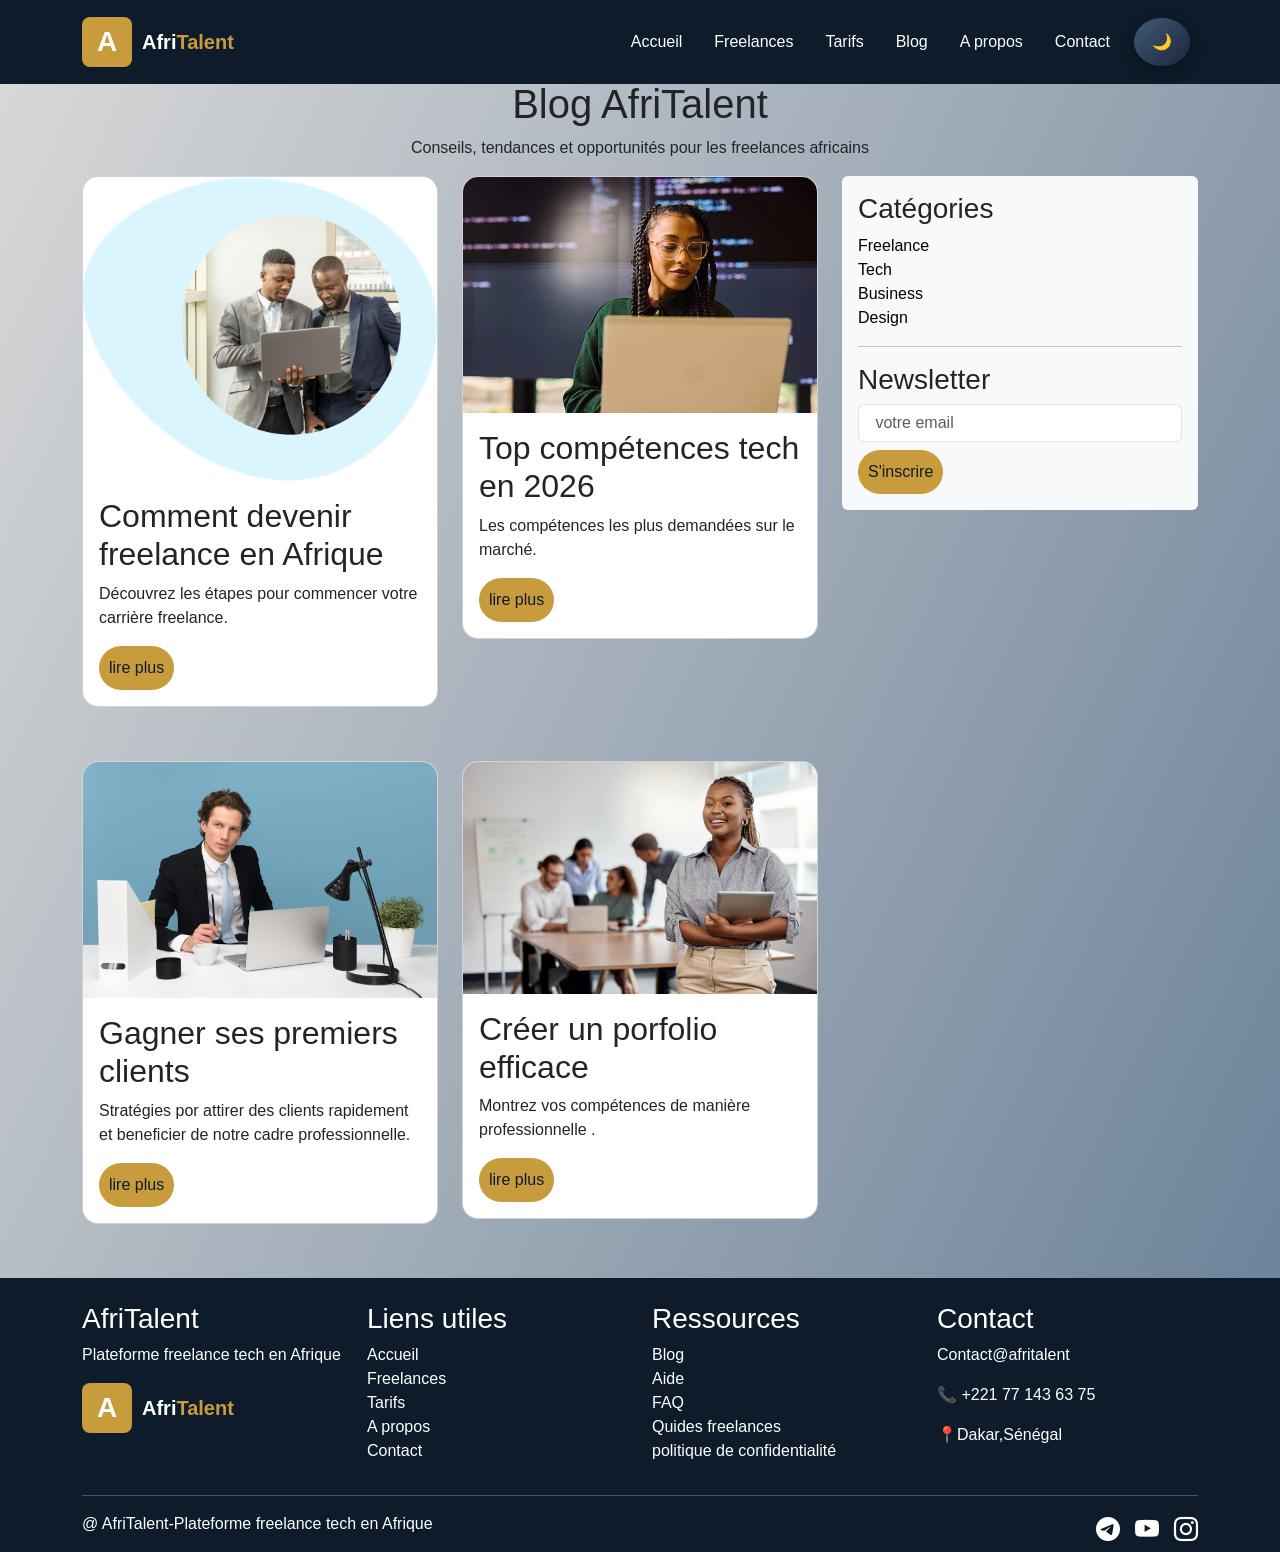
<file: blog.html>
<!DOCTYPE html>
<html lang="fr">

<head>
    <meta charset="UTF-8">
    <meta name="viewport" content="width=device-width, initial-scale=1.0">
    <title>AfriTalent — Accueil</title>
    <!-- Bootstrap 5 via CDN : feuille de style -->
    <link href="https://cdn.jsdelivr.net/npm/bootstrap@5.3.0/dist/css/bootstrap.min.css" rel="stylesheet">
    <!--google fonts-->
    <link href="https://fonts.googleapis.com/css2?family=Poppins:wght@300;500;700&display=swap" rel="stylesheet">
    <!--icons bootstrap-->
    <link href="https://cdn.jsdelivr.net/npm/bootstrap-icons@1.11.3/font/bootstrap-icons.css" rel="stylesheet">
    <!-- Votre feuille de style personnelle -->
    <link rel="stylesheet" href="css/blog.css">
    <!--CSS commun-->
    <link rel="stylesheet" href="css/style.css">
</head>

<body>
    <!-- Le contenu de la page sera ajoute ici -->
    <header>
        <nav class="navbar navbar-expand-lg navbar-dark fixed-top " id="navbar">
            <div class="container">
                <!--logo-->
                <a class="navbar-brand" href="index.html">
                    <div class="logo">
                        <div class="logo-rect">
                            <span class="logo-a">A</span>
                        </div>
                        <span class="logo-text">Afri<span class="logo-texte">Talent</span></span>
                    </div>
                </a>
                <button class="navbar-toggler" type="button" data-bs-toggle="collapse" data-bs-target="#navMenu"
                    aria-controls="navMenu" aria-expanded="false" aria-label="Toggle navigation">
                    <span class="navbar-toggler-icon"></span>
                </button>
                <!--les liens du nav-->
                <div class="collapse navbar-collapse" id="navMenu">
                    <ul class="navbar-nav ms-auto">
                        <li class="nav-item m-2"> <a class="nav-link" href="index.html">Accueil</a></li>
                        <li class="nav-item m-2"> <a class="nav-link" href="freelances.html">Freelances</a></li>
                        <li class="nav-item m-2"> <a class="nav-link" href="tarifs.html">Tarifs</a></li>
                        <li class="nav-item m-2"> <a class="nav-link" href="blog.html">Blog</a></li>
                        <li class="nav-item m-2"><a class="nav-link" href="about.html">A propos</a></li>
                        <li class="nav-item m-2"><a class="nav-link" href="contact.html">Contact</a></li>
                    </ul>
                </div>
                <!--bouton retour en haut-->
                <button id="themeToggle" class="m-2">🌙</button>
                <a href="freelances.html" class="btn btn-outline-light m-2">Rejoindre AfriTalent</a>
            </div>
        </nav>
    </header>
    <!-- hero blog-->
    <section class="hero text-center" id="fade">
        <div class="container">
            <h1>Blog AfriTalent</h1>
            <p>Conseils, tendances et opportunités pour les freelances africains</p>
        </div>
    </section>
    <!--blog content-->
    <section class="section ">
        <div class="container">
            <div class="row">
                <!--Articles-->
                <div class="col-lg-8">
                    <div class="row">
                        <!--Articles 1-->
                        <div class="col-md-6 mb-4">
                            <div class="card">
                                <img src="images/tve.jpeg.png" class="card-img-top" alt="tve">
                                <div class="card-body">
                                    <h2 class="card-title">Comment devenir freelance en Afrique</h2>
                                    <p class="card-text">Découvrez les étapes pour commencer votre carrière freelance.
                                    </p>
                                    <a href="index.html" class="btn"> lire plus</a>
                                </div>
                            </div>
                        </div>
                        <!--Articles 2-->
                        <div class="col-md-6 mb-4">
                            <div class="card">
                                <img src="images/µ.jpg" class="card-img-top" alt="UI">
                                <div class="card-body">
                                    <h2 class="card-title">Top compétences tech en 2026</h2>
                                    <p class="card-text">Les compétences les plus demandées sur le marché.</p>
                                    <a href="index.html" class="btn"> lire plus</a>
                                </div>
                            </div>
                        </div>
                        <!--Articles 3-->
                        <div class="col-md-6 mb-4">
                            <div class="card">
                                <img src="images/temoin3.jpg" class="card-img-top" alt="client">
                                <div class="card-body">
                                    <h2 class="card-title">Gagner ses premiers clients</h2>
                                    <p class="card-text">Stratégies por attirer des clients rapidement et beneficier de
                                        notre cadre professionnelle.</p>
                                    <a href="freelances.html" class="btn"> lire plus</a>
                                </div>
                            </div>
                        </div>
                        <!--Articles 4-->
                        <div class="col-md-6 mb-4">
                            <div class="card">
                                <img src="images/temoin7.jpg" class="card-img-top" alt="porfolio">
                                <div class="card-body">
                                    <h2 class="card-title">Créer un porfolio efficace</h2>
                                    <p class="card-text">Montrez vos compétences de manière professionnelle .</p>
                                    <a href="index.html" class="btn"> lire plus</a>
                                </div>
                            </div>
                        </div>
                    </div>
                </div>
                <!--SIDEBAR-->
                <div class="col-lg-4">
                    <div class="p-3 bg-light rounded" id="klk">
                        <h3>Catégories</h3>
                        <ul class="list-unstyled" id="blog">
                            <li><a href="freelances.html">Freelance</a></li>
                            <li><a href="blog.html">Tech</a></li>
                            <li><a href="tarifs.html">Business</a></li>
                            <li><a href="about.html">Design</a></li>
                        </ul>
                        <hr>
                        <h3>Newsletter</h3>
                        <input type="email" class="form-control mb-2" placeholder=" votre email">
                        <button class="btn btn-primary">S'inscrire</button>
                    </div>
                </div>
            </div>
        </div>
    </section>
    <!--Footer-->
    <footer class="foot text-white pt-4">
        <div class="container">
            <div class="row">
                <div class="col-md-3">
                    <h3>AfriTalent</h3>
                    <p>Plateforme freelance tech en Afrique</p>
                    <a class="navbar-brand" href="index.html">
                        <div class="logo">
                            <div class="logo-rect">
                                <span class="logo-a">A</span>
                            </div>
                            <span class="logo-text">Afri<span class="logo-texte">Talent</span></span>
                        </div>
                    </a>
                </div>
                <div class="col-md-3">
                    <!--les liens utiles-->
                    <h3>Liens utiles</h3>
                    <ul class="list-unstyled">
                        <li> <a href="index.html">Accueil</a></li>
                        <li> <a href="freelances.html">Freelances</a></li>
                        <li><a href="tarifs.html">Tarifs</a></li>
                        <li><a href="about.html">A propos</a></li>
                        <li><a href="contact.html">Contact</a></li>
                    </ul>
                </div>
                <!--Les ressources-->
                <div class="col-md-3">
                    <h3>Ressources</h3>
                    <ul class="list-unstyled">
                        <li><a href="blog.html">Blog</a></li>
                        <li><a href="contact.html">Aide</a></li>
                        <li><a href="#FAQ">FAQ</a></li>
                        <li><a href="freelances.html">Quides freelances</a></li>
                        <li><a href="about.html">politique de confidentialité</a></li>
                    </ul>
                </div>
                <!--La partie contact-->
                <div class="col-md-3">
                    <h3>Contact</h3>
                    <p> <a href="mailto:Contact@afritalent.com">Contact@afritalent</a></p>
                    <p>📞 +221 77 143 63 75</p>
                    <p>📍Dakar,Sénégal</p>
                </div>
            </div>
            <hr>
            <div class="foot">
                <p> <span id="year"> @ AfriTalent-Plateforme freelance tech en Afrique</span>
                </p>
                <div class="icon">
                    <a href="http://telegram.org"><i class="bi bi-telegram"></i></a>
                    <a href="http://youtube.com"><i class="bi bi-youtube"></i></a>
                    <a href="http://instagram.com"><i class="bi bi-instagram"></i></a>
                </div>
            </div>
        </div>
    </footer>
    <!--Bouton retour en haut-->
    <button id="btnTop">
        <i class=" bi bi-arrow-up-circle"></i>
    </button>
    <!-- Bootstrap 5 via CDN : script JavaScript -->
    <script src="https://cdn.jsdelivr.net/npm/bootstrap@5.3.0/dist/js/bootstrap.bundle.min.js"></script>
    <!-- Votre script JavaScript -->
    <script src="js/main.js"></script>

</body>

</html>
</file>
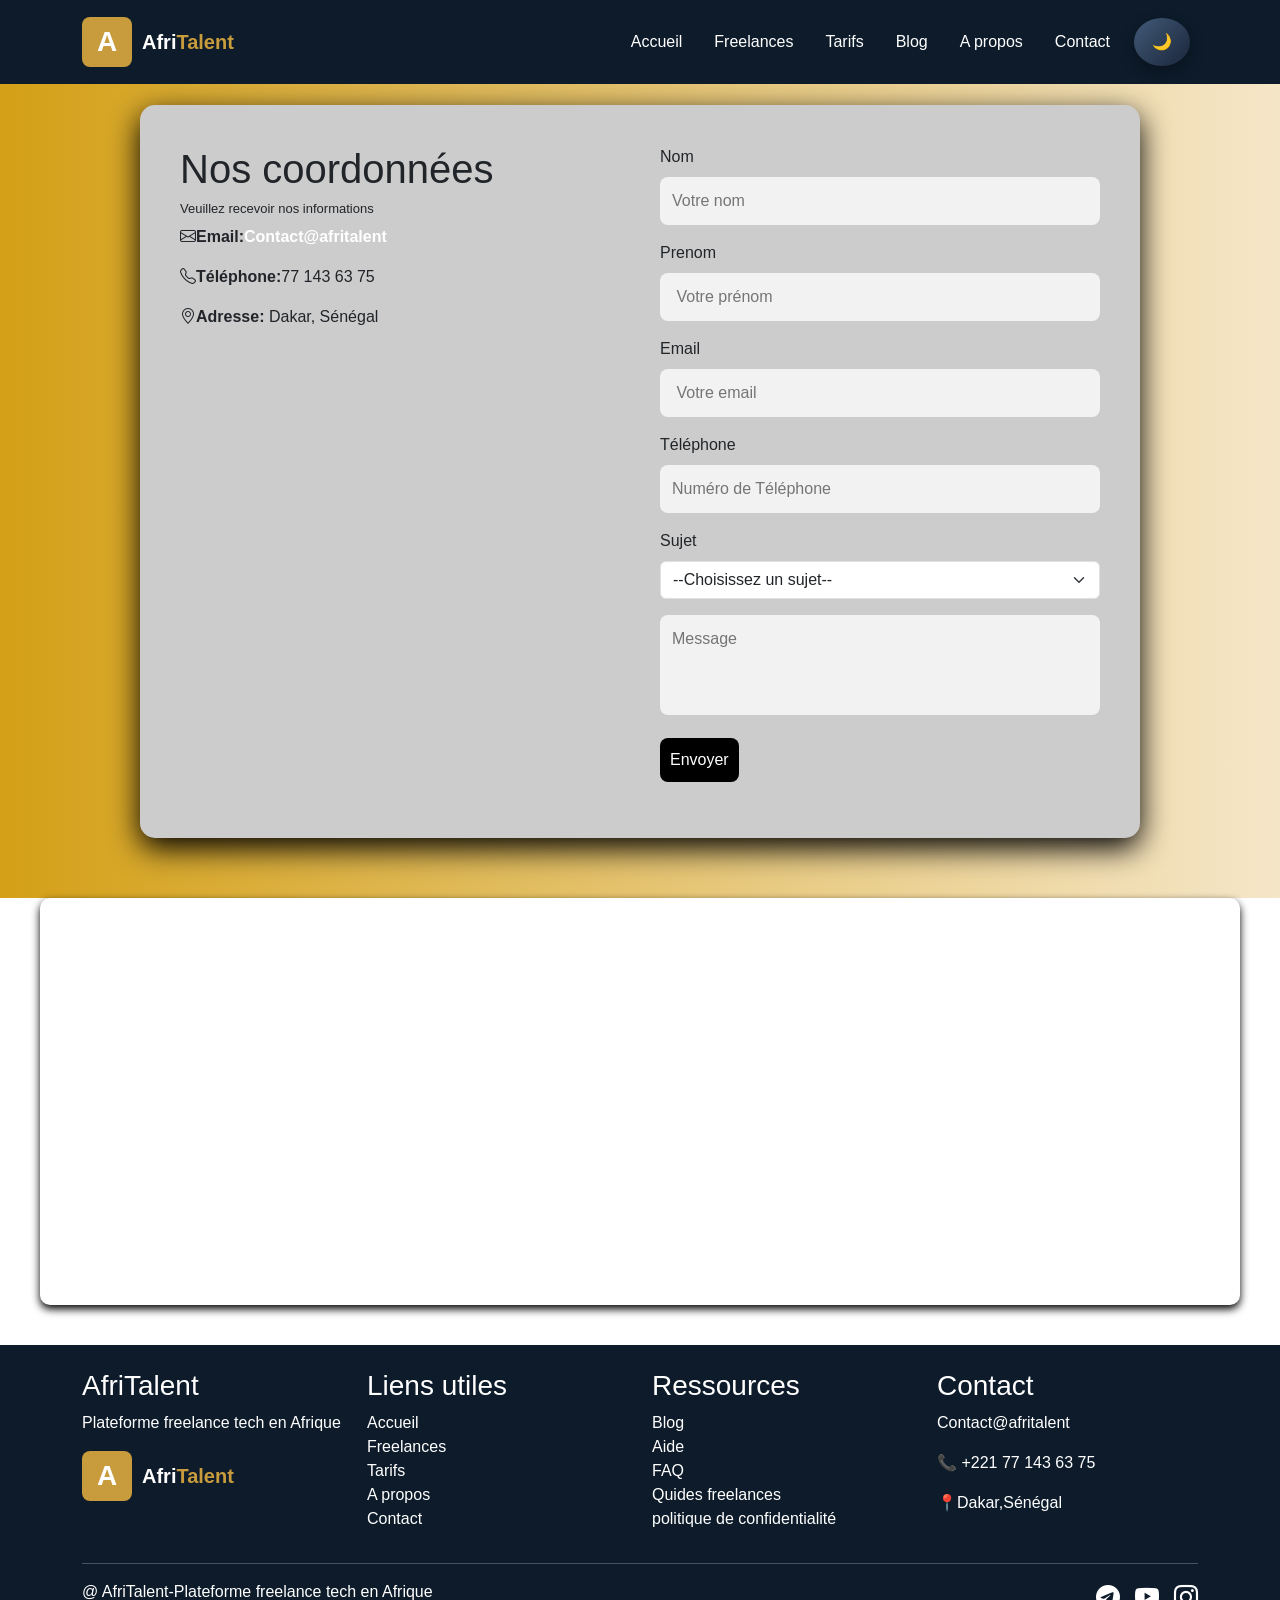
<file: contact.html>
<!DOCTYPE html>
<html lang="fr">

<head>
    <meta charset="UTF-8">
    <meta name="viewport" content="width=device-width, initial-scale=1.0">
    <title>AfriTalent — contact</title>
    <!-- Bootstrap 5 via CDN : feuille de style -->
    <link href="https://cdn.jsdelivr.net/npm/bootstrap@5.3.0/dist/css/bootstrap.min.css" rel="stylesheet">
    <!--google fonts-->
    <link href="https://fonts.googleapis.com/css2?family=Poppins:wght@300;500;700&display=swap" rel="stylesheet">
    <!--icon bootstrap-->
    <link rel="stylesheet" href="https://cdn.jsdelivr.net/npm/bootstrap-icons/font/bootstrap-icons.css">
    <!-- Votre feuille de style personnelle -->
    <link rel="stylesheet" href="css/contact.css">
    <!-- CSS commun-->
    <link rel="stylesheet" href="css/style.css">
</head>

<body>
    <!-- Le contenu de la page sera ajoute ici -->
    <header>
        <nav class="navbar navbar-expand-lg navbar-dark fixed-top" id="navbar">
            <div class="container">
                <a class="navbar-brand" href="index.html">
                    <div class="logo">
                        <div class="logo-rect">
                            <span class="logo-a">A</span>
                        </div>
                        <span class="logo-text">Afri<span class="logo-texte">Talent</span></span>
                    </div>
                </a>
                <button class="navbar-toggler" type="button" data-bs-toggle="collapse" data-bs-target="#navMenu"
                    aria-controls="navMenu" aria-expanded="false" aria-label="Toggle navigation">
                    <span class="navbar-toggler-icon"></span>
                </button>
                <div class="collapse navbar-collapse" id="navMenu">
                    <ul class="navbar-nav ms-auto">
                        <li class="nav-item m-2"> <a class="nav-link" href="index.html">Accueil</a></li>
                        <li class="nav-item m-2"> <a class="nav-link" href="freelances.html">Freelances</a></li>
                        <li class="nav-item m-2"> <a class="nav-link" href="tarifs.html">Tarifs</a></li>
                        <li class="nav-item m-2"> <a class="nav-link" href="blog.html">Blog</a></li>
                        <li class="nav-item m-2"><a class="nav-link" href="about.html">A propos</a></li>
                        <li class="nav-item m-2"><a class="nav-link" href="contact.html">Contact</a></li>
                    </ul>
                </div>
                <!--bouton retour en haut-->
                <button id="themeToggle" class="m-2">🌙</button>
                <a href="freelances.html" class="btn btn-outline-light m-2">Rejoindre AfriTalent</a>
            </div>
        </nav>
    </header>
    <main>
        <section class="contact">
            <div class="contact-box">
                
                <!--Informations contact à gauche du formulaire-->

                <div class="contact-info">
                    <h1>Nos coordonnées</h1>
                    <h2 class="petit">Veuillez recevoir nos informations</h2>
                    <p><strong><i class="bi bi-envelope"></i>Email:<a
                                href="mailto:Contact@afritalent.com">Contact@afritalent</a></strong></p>
                    <p><strong><i class="bi bi-telephone"></i>Téléphone:</strong>77 143 63 75</p>
                    <p><strong><i class="bi bi-geo-alt"></i>Adresse:</strong> Dakar, Sénégal</p>
                </div>
                <!--Formulaire contact à droite-->
                <div class="contact-form">
                    <form id="contactForm" class="monForm">
                                <!--nom-->
                        <div class="mb-3">
                            <label for="name" class="form-label">Nom</label>
                            <input type="text" id="name" placeholder="Votre nom">
                            <small id="nameError"></small>
                        </div>
                    <!--prenom-->
                        <div class="mb-3">
                            <label for="name" class="form-label">Prenom</label>
                            <input type="text" id="prenom" placeholder=" Votre prénom">
                            <small id="prenomError"></small>
                        </div>
                        <!--email-->
                        <div class="mb-3">
                            <label for="email" class="form-label">Email</label>
                            <input type="email" id="email" placeholder=" Votre email">
                            <small id="emailError"></small>
                        </div>
                        <!--telephone-->
                        <div class="mb-3">
                            <label for="email" class="form-label">Téléphone</label>
                            <input type="tel" id="telephone" placeholder="Numéro de Téléphone">
                            <small id="telephoneError"></small>
                        </div>
                        <!--le sujet deroulant-->
                        <div class="mb-3">
                            <label for="subject" class="form-label">Sujet</label>
                            <select class="form-select" id="subject">
                                <option value="">--Choisissez un sujet--</option>
                                <option value="info">Demande d'information</option>
                                <option value="projet">proposition de projet</option>
                                <option value="support">Support technique</option>
                                <option value="autre">Autre</option>
                            </select>
                        </div>
                        <!--message-->
                        <div class="mb-3">
                            <textarea id="message" placeholder="Message"></textarea>
                            <small id="messageError"></small>
                        </div>
                        <!--bouton d'envoi-->
                        <button type="submit" class="btn">Envoyer</button>
                        <div class="envoyer">
                            <p id="succes"></p>
                        </div>
                    </form>
                </div>
            </div>
        </section>
        <!--Carte Google Maps en dessous-->
        <div class="map-container">
            <div class="row">
                <div class="col-12">
                    <div class="map-responsive">
                        <iframe
                            src="https://www.google.com/maps/embed?pb=!1m18!1m12!1m3!1d3979.2123456789!2d-17.473123!3d14.692345!2m3!1f0!2f0!3f0!3m2!1i1024!2i768!4f13.1!3m3!1m2!1s0xec1723f1e9abcdef%3A0x123456789abcdef!2sDakar%2C%20S%C3%A9n%C3%A9gal!5e0!3m2!1sfr!2sfr!4v1698888888888!5m2!1sfr!2sfr">
                        </iframe>
                    </div>
                </div>
            </div>
        </div>
    </main>
    <!--Footer-->
    <footer class="foot text-white pt-4">
        <div class="container">
            <div class="row">
                <div class="col-md-3">
                    <h3>AfriTalent</h3>
                    <p>Plateforme freelance tech en Afrique</p>
                    <a class="navbar-brand" href="index.html">
                        <div class="logo">
                            <div class="logo-rect">
                                <span class="logo-a">A</span>
                            </div>
                            <span class="logo-text">Afri<span class="logo-texte">Talent</span></span>
                        </div>
                    </a>
                </div>
                <div class="col-md-3">
                    <h3>Liens utiles</h3>
                    <ul class="list-unstyled">
                        <li> <a href="index.html">Accueil</a></li>
                        <li> <a href="freelances.html">Freelances</a></li>
                        <li><a href="tarifs.html">Tarifs</a></li>
                        <li><a href="about.html">A propos</a></li>
                        <li><a href="contact.html">Contact</a></li>
                    </ul>
                </div>
                <div class="col-md-3">
                    <h3>Ressources</h3>
                    <ul class="list-unstyled">
                        <li><a href="blog.html">Blog</a></li>
                        <li><a href="about.html">Aide</a></li>
                        <li><a href="tarifs.html">FAQ</a></li>
                        <li><a href="freelances.html">Quides freelances</a></li>
                        <li><a href="index.html">politique de confidentialité</a></li>
                    </ul>
                </div>
                <div class="col-md-3">
                    <h3>Contact</h3>
                    <p> <a href="mailto:Contact@afritalent.com">Contact@afritalent</a></p>
                    <p>📞 +221 77 143 63 75</p>
                    <p>📍Dakar,Sénégal</p>
                </div>
            </div>
            <hr>
            <div class="foot">
                <p> <span id="year"> @ AfriTalent-Plateforme freelance tech en Afrique</span>
                </p>
                <div class="icon">
                    <a href="http://telegram.org"><i class="bi bi-telegram"></i></a>
                    <a href="http://youtube.com"><i class="bi bi-youtube"></i></a>
                    <a href="http://instagram.com"><i class="bi bi-instagram"></i></a>
                </div>
            </div>
        </div>
    </footer>
    <!--Bouton retour en haut-->
    <button id="btnTop">
        <i class=" bi bi-arrow-up-circle"></i>
    </button>

    <!-- Bootstrap 5 via CDN : script JavaScript -->
    <script src="https://cdn.jsdelivr.net/npm/bootstrap@5.3.0/dist/js/bootstrap.bundle.min.js"></script>
    <!-- Votre script JavaScript -->
    <script src="js/main.js"></script>
</body>

</html>
</file>
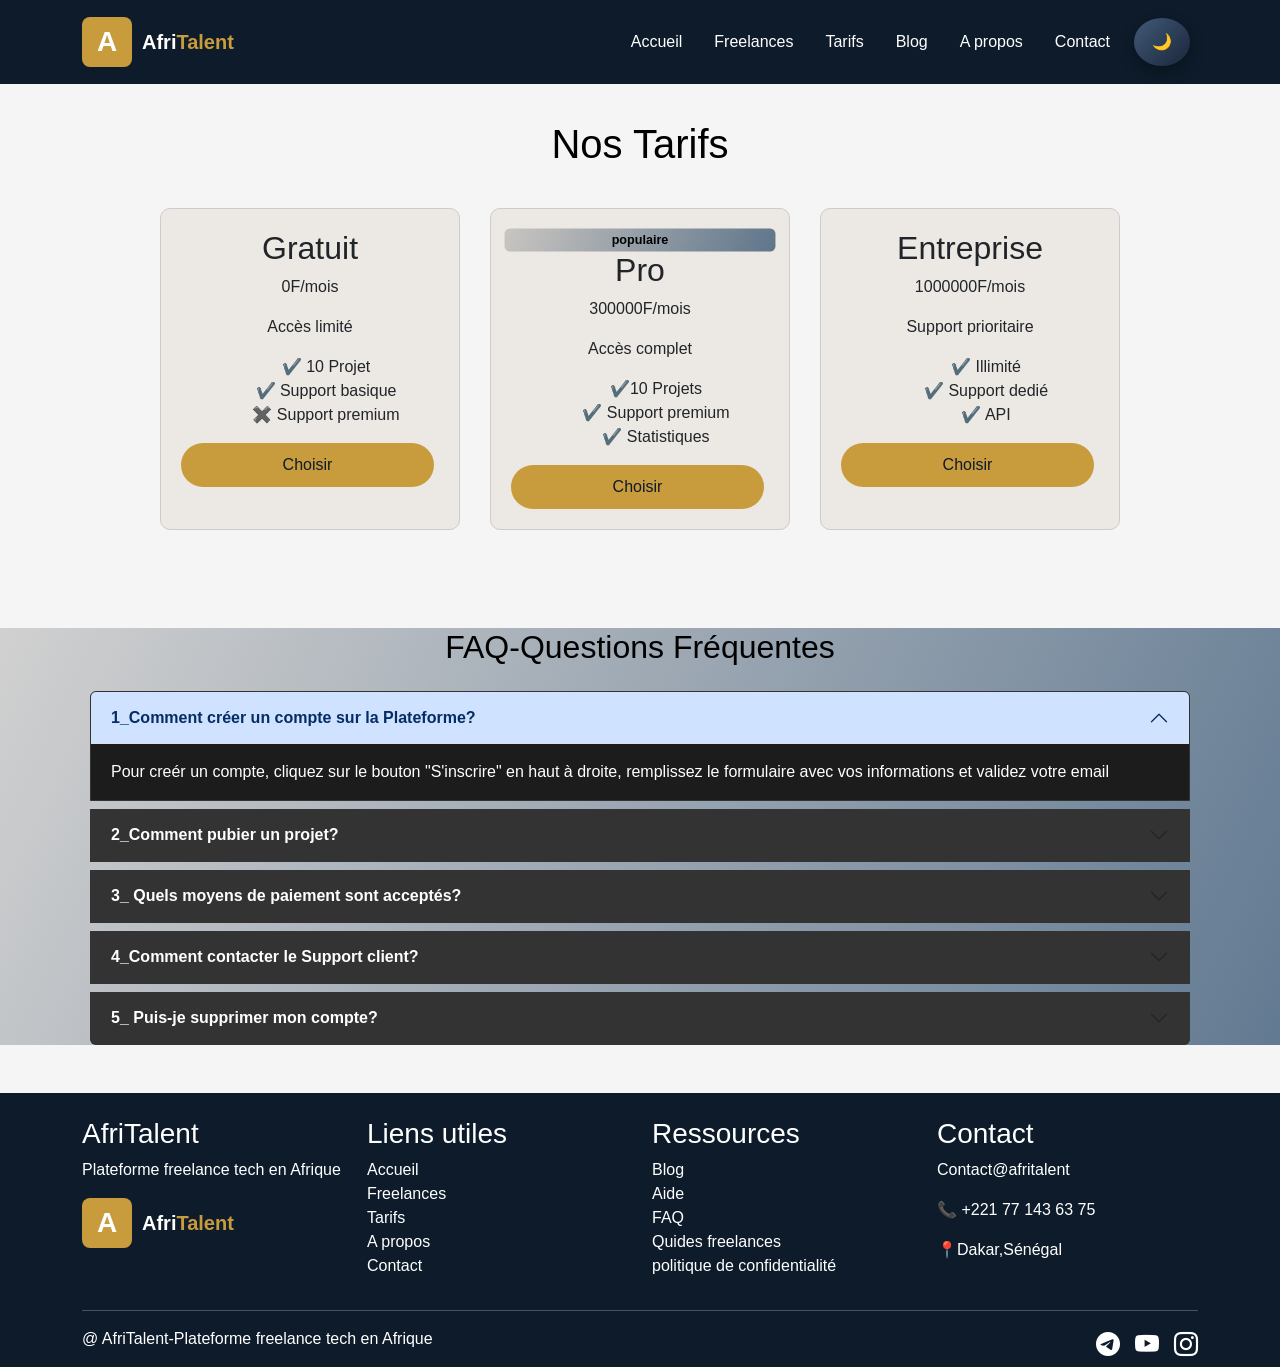
<file: tarifs.html>
<!DOCTYPE html>
<html lang="fr">

<head>
    <meta charset="UTF-8">
    <meta name="viewport" content="width=device-width, initial-scale=1.0">
    <title>AfriTalent — tarifs</title>
    <!-- Bootstrap 5 via CDN : feuille de style -->
    <link href="https://cdn.jsdelivr.net/npm/bootstrap@5.3.0/dist/css/bootstrap.min.css" rel="stylesheet">
    <!--google fonts-->
    <link href="https://fonts.googleapis.com/css2?family=Poppins:wght@300;500;700&display=swap" rel="stylesheet">
    <!--icons bootstrap-->
    <link href="https://cdn.jsdelivr.net/npm/bootstrap-icons@1.11.3/font/bootstrap-icons.css" rel="stylesheet">
    <!-- Votre feuille de style personnelle -->
    <link rel="stylesheet" href="css/tarifs.css">
    <!--CSS commun-->
    <link rel="stylesheet" href="css/style.css">
</head>

<body>
    <!-- Le contenu de la page sera ajoute ici -->
    <header>
        <nav class="navbar navbar-expand-lg navbar-dark fixed-top" id="navbar">
            <div class="container">
                <a class="navbar-brand" href="index.html">
                    <div class="logo">
                        <div class="logo-rect">
                            <span class="logo-a">A</span>
                        </div>
                        <span class="logo-text">Afri<span class="logo-texte">Talent</span></span>
                    </div>
                </a>
                <button class="navbar-toggler" type="button" data-bs-toggle="collapse" data-bs-target="#navMenu"
                    aria-controls="navMenu" aria-expanded="false" aria-label="Toggle navigation">
                    <span class="navbar-toggler-icon"></span>
                </button>
                <div class="collapse navbar-collapse" id="navMenu">
                    <ul class="navbar-nav ms-auto">
                        <li class="nav-item m-2"> <a class="nav-link" href="index.html">Accueil</a></li>
                        <li class="nav-item m-2"> <a class="nav-link" href="freelances.html">Freelances</a></li>
                        <li class="nav-item m-2"><a class="nav-link" href="tarifs.html">Tarifs</a></li>
                        <li class="nav-item m-2"> <a class="nav-link" href="blog.html">Blog</a></li>
                        <li class="nav-item m-2"><a class="nav-link" href="about.html">A propos</a></li>
                        <li class="nav-item m-2"><a class="nav-link" href="contact.html">Contact</a></li>
                    </ul>
                </div>
                <!--bouton dark-light -->
                <button id="themeToggle" class="m-2">🌙</button>
                <a href="freelances.html" class="btn btn-outline-light m-2">Rejoindre AfriTalent</a>
            </div>
        </nav>
    </header>
    <main>
        <!--Tarifs-->
        <h1 class="text-center">Nos Tarifs</h1>
        <section class="pricing">
            <div class="card">
                <h2>Gratuit</h2>
                <p>0F/mois</p>
                <p> Accès limité</p>
                <ul>
                    <li>✔️ 10 Projet</li>
                    <li>✔️ Support basique</li>
                    <li>✖️ Support premium</li>
                </ul>
                <a href="blog.html" class="btn">Choisir</a>
            </div>
            <div class="card populaire">
                <span class="badge">populaire</span>
                <h2>Pro</h2>
                <p>300000F/mois</p>
                <p>Accès complet</p>
                <ul>
                    <li>✔️10 Projets</li>
                    <li> ✔️ Support premium</li>
                    <li> ✔️ Statistiques</li>
                </ul>
                <a href="freelances.html" class="btn">Choisir</a>
            </div>
            <div class="card">
                <h2>Entreprise</h2>
                <p>1000000F/mois</p>
                <p>Support prioritaire</p>
                <ul>
                    <li>✔️ Illimité</li>
                    <li>✔️ Support dedié</li>
                    <li>✔️ API</li>
                </ul>
                <a href="freelances.html" class="btn">Choisir</a>
            </div>
        </section>
        <!--FAQ section-->
        <section id="FAQ">
            <div class="container my-5">
                <h2 class="mb-4 text-center">FAQ-Questions Fréquentes</h2>
                <div class="accordion" id="faqAccordion">
                    <!--QUESTION1-->
                    <div class="accordion-item m-2">
                        <h2 class="accordion-header" id="headingOne">
                            <button class="accordion-button" type="button" data-bs-toggle="collapse"
                                data-bs-target="#collapseOne" aria-expanded="true" aria-controls="collapseOne">
                                1_Comment créer un compte sur la Plateforme?
                            </button>
                        </h2>
                        <div id="collapseOne" class="accordion-collapse collapse show" role="region"
                            aria-labelledby="headingOne" data-bs-parent="#faqAccordion">
                            <div class="accordion-body">
                                Pour creér un compte, cliquez sur le bouton "S'inscrire" en haut à droite, remplissez le
                                formulaire avec vos informations et validez votre email
                            </div>
                        </div>
                    </div>
                    <!--QUESTION2-->
                    <div class="accordion-item m-2">
                        <h2 class="accordion-header" id="headingTwo">
                            <button class="accordion-button collapsed" type="button" data-bs-toggle="collapse"
                                data-bs-target="#collapseTwo" aria-expanded="false" aria-controls="collapseTwo">
                                2_Comment pubier un projet?
                            </button>
                        </h2>
                        <div id="collapseTwo" class="accordion-collapse collapse" role="region"
                            aria-labelledby="headingTwo" data-bs-parent="#faqAccordion">
                            <div class="accordion-body">
                                Après vous etre connecté, rendez-vous sur votre tableau de bord et cliquez sur "Nouveau
                                projet". Remplissez les détails et soumettez-le pour publication
                            </div>
                        </div>
                    </div>
                    <!--QUESTION3-->
                    <div class="accordion-item m-2">
                        <h2 class="accordion-header" id="headingThree">
                            <button class="accordion-button collapsed" type="button" data-bs-toggle="collapse"
                                data-bs-target="#collapseThree" aria-expanded="false" aria-controls="collapseThree">
                                3_ Quels moyens de paiement sont acceptés?
                            </button>
                        </h2>
                        <div id="collapseThree" class="accordion-collapse collapse" role="region"
                            aria-labelledby="headingThree" data-bs-parent="#faqAccordion">
                            <div class="accordion-body">
                                Nous acceptons les paiements par carte bancaire(Visa, Mastercard), payPal et certains
                                portefeuilles mobiles selon votre pays
                            </div>
                        </div>
                    </div>
                    <!--QUESTION4-->
                    <div class="accordion-item m-2">
                        <h2 class="accordion-header" id="headingFour">
                            <button class="accordion-button collapsed" type="button" data-bs-toggle="collapse"
                                data-bs-target="#collapseFour" aria-expanded="false" aria-controls="collapseFour">
                                4_Comment contacter le Support client?
                            </button>
                        </h2>
                        <div id="collapseFour" class="accordion-collapse collapse" role="region"
                            aria-labelledby="headingFour" data-bs-parent="#faqAccordion">
                            <div class="accordion-body">
                                Vous pouvez nous contacter via le formulaire de contact dans le menu 'Aide' ou par email
                            </div>
                        </div>
                    </div>
                    <!--QUESTION5-->
                    <div class="accordion-item m-2">
                        <h2 class="accordion-header" id="headingFive">
                            <button class="accordion-button collapsed" type="button" data-bs-toggle="collapse"
                                data-bs-target="#collapseFive" aria-expanded="false" aria-controls="collapseFive">
                                5_ Puis-je supprimer mon compte?
                            </button>
                        </h2>
                        <div id="collapseFive" class="accordion-collapse collapse" role="region"
                            aria-labelledby="headingFive" data-bs-parent="#faqAccordion">
                            <div class="accordion-body">
                                OUI, vous pouvez supprimer votre compte depuis les paramètres de votre profil. Notez que
                                toutes vos données seront définitivement effacées.
                            </div>
                        </div>
                    </div>
                </div>
            </div>
        </section>
    </main>
    <!--footer-->
    <footer class="foot text-white pt-4">
        <div class="container">
            <div class="row">
                <div class="col-md-3">
                    <h3>AfriTalent</h3>
                    <p>Plateforme freelance tech en Afrique</p>
                    <a class="navbar-brand" href="index.html">
                        <div class="logo">
                            <div class="logo-rect">
                                <span class="logo-a">A</span>
                            </div>
                            <span class="logo-text">Afri<span class="logo-texte">Talent</span></span>
                        </div>
                    </a>
                </div>
                <div class="col-md-3">
                    <h3>Liens utiles</h3>
                    <ul class="list-unstyled">
                        <li> <a href="index.html">Accueil</a></li>
                        <li> <a href="freelances.html">Freelances</a></li>
                        <li><a href="tarifs.html">Tarifs</a></li>
                        <li><a href="about.html">A propos</a></li>
                        <li><a href="contact.html">Contact</a></li>
                    </ul>
                </div>
                <div class="col-md-3">
                    <h3>Ressources</h3>
                    <ul class="list-unstyled">
                        <li><a href="blog.html">Blog</a></li>
                        <li><a href="about.html">Aide</a></li>
                        <li><a href="tarifs.html">FAQ</a></li>
                        <li><a href="freelances.html">Quides freelances</a></li>
                        <li><a href="index.html">politique de confidentialité</a></li>
                    </ul>
                </div>
                <div class="col-md-3">
                    <h3>Contact</h3>
                    <p> <a href="mailto:Contact@afritalent.com">Contact@afritalent</a></p>
                    <p>📞 +221 77 143 63 75</p>
                    <p>📍Dakar,Sénégal</p>
                </div>
            </div>
            <hr>
            <div class="foot">
                <p> <span id="year"> @ AfriTalent-Plateforme freelance tech en Afrique</span>
                </p>
                <div class="icon">
                    <a href="http://telegram.org"><i class="bi bi-telegram"></i></a>
                    <a href="http://youtube.com"><i class="bi bi-youtube"></i></a>
                    <a href="http://instagram.com"><i class="bi bi-instagram"></i></a>
                </div>
            </div>
        </div>
    </footer>
    <!--Bouton retour en haut-->
    <button id="btnTop">
        <i class=" bi bi-arrow-up-circle"></i>
    </button>

    <!-- Bootstrap 5 via CDN : script JavaScript -->
    <script src="https://cdn.jsdelivr.net/npm/bootstrap@5.3.0/dist/js/bootstrap.bundle.min.js"></script>
    <!-- Votre script JavaScript -->
    <script src="js/main.js"></script>
</body>

</html>
</file>
<file: css/blog.css>
/*la page blog*/
body {
    background: linear-gradient(115deg, rgba(0, 0, 0, 0.15), rgba(0, 40, 80, 0.6));
    font-family: var(--font-main);
    margin-top: 40px;
}

#blog a {
    color: black;
}

.card a:hover {
    background-color: black;
    color: aliceblue;
}

/*les images dans les cartes*/
.card-img-top {
    border-top-left-radius: 15px;
    border-top-right-radius: 15px;
}

/*les cartes*/
.card {
    transition: 0.3s;
    border-radius: 16px;
}
</file>
<file: css/style.css>
/*les 6+ variables*/
    :root {
        --color-primary: #0d1b2a;
        --color-secondary: #1b263b;
        --accent: #415a77;
        --cta: #c89b3c;
        --cta-hover: #a67c2a;
        --light: #f8f9faab;
        --font-main: 'Inter', sans-serif;
        --font-title: 'Poppins' sans-serif;
        --spacing-md: 10px;
        --radius: 1.5rem;
    }

    /*pour tous les liens */
    a {
        text-decoration: none;
        color: white;
    }

    /*La navbar*/
    .navbar {
        padding: var(--spacing-md);
        background-color: var(--color-primary);
        position: fixed;
        top: 0;
        transition: 0.3s;
    }

    /*pour tous les contenus de ma page*/
    html,
    body {
        padding-top: 20px;
        overflow-x: hidden;
        /*pour eviter le debordement horizontal*/
    }

    /* section {
        background-color: var(--light);
    }*/
    h1,
    h2,
    h3,
    h4,
    h5 {
        font-family: var(--font-title);
        color: var(--white-color);
    }

    /*pour le contenu de toutes les balises*/
    .container * {
        transition: 0.3s;
    }

    /*pour toutes les balises p*/
    p {
        font-family: var(--font-main);
    }

    /* pour toutes les balises html*/
    * {
        margin: 0;
        padding: 0;
        box-sizing: border-box;
    }

    /*logo commun pour toutes les pages*/
    /*container du logo*/
    .logo {
        display: flex;
        align-items: center;
        font-family: 'Montserrat', Arial, sans serif;
    }

    /*Rectangle jaune pour le A*/
    .logo-rect {
        width: 50px;
        height: 50px;
        background-color: var(--cta);
        border-radius: 8px;
        display: flex;
        align-items: center;
        justify-content: center;
        margin-right: 10px;
    }

    /*A dans le rectangle*/
    .logo-a {
        color: white;
        font-weight: bold;
        font-size: 28px;
    }

    /*text Afritalent*/
    .logo-text {
        color: white;
        font-weight: 600;
        font-size: 20px;
    }

    /*couleur de "Talent" dans le logo*/
    .logo-texte {
        color: var(--cta);
    }

    /*les liens nav*/
    .nav-link {
        position: relative;
        transition: 0.3s;
        color: white
    }

    .nav-link:hover {
        color: aliceblue;
        border-radius: 80px;
        background-color: var(--accent);
    }

    .btn {
        background-color: var(--cta);
        color: #0d1b2a;
        padding: var(--spacing-md);
        border-radius: var(--radius);
        border: none;
        margin-right: 5px;
    }

    .btn:hover {
        background-color: whitesmoke;
    }

    /*Animation css pour les cardes*/
    /*footer espacement entre le copryth et les liens*/
    .foot {
        display: flex;
        flex-direction: row;
        justify-content: space-between;
        margin-bottom: 0;
    }

    /*espace entre les icons*/
    .icon {
        gap: 15px;
    }

    /*Pour les images*/
    .img {
        max-width: 100%;
        height: auto;
    }

    /*Responsive pour les cartes*/
    /*Mobile*/
    @media (min-width:375px) {
        .card {
            display: flex;
            flex-direction: column;
            margin-bottom: 30px;
        }

        /*Pour la navbar*/
        .navbar .btn-outline-light {
            display: none;
        }

        /* responsive de la section hero;*/

        /*cartes statistiques et images*/
        /*Deplace le bouton retour en haut*/
        #btnTop {
            bottom: 15px;
            right: 15px;
            width: 45px;
            height: 45px;
            z-index: 999;
        }
    }

    /*tablette*/
    @media (max-width:768px) {
        .cards {
            flex-direction: column;
            flex-wrap: wrap;
            margin-bottom: 50px;
        }
    }

    /*Desktop*/
    @media (max-width:1200px) {
        .container {
            max-width: 1100px;
            margin: auto;
        }
    }

    /*Footer css et responsive*/
    .footer-bottom {
        display: flex;
        justify-content: space-between;
        align-items: center;
        flex-wrap: wrap;
        gap: 15px;
        padding: 15px 0;
    }

    .icon {
        display: flex;
        gap: 15px;
    }
    .icon a {
        color: white;
        font-size: 24px;
        transition: 0.3s;
    }
    .icon a:hover {
        color: #c89b3c;
    }

    @media (max-width: 768px) {

        footer {
            text-align: center;
        }

        .footer-bottom {
            flex-direction: column;
        }

        .icon {
            justify-content: center;
        }

        footer .col-md-3 {
            margin-bottom: 30px;
        }
    }

    /*css pour js*/
    /*pour dark/light*/
    /*les variables dans root*/
    :root {
        --bg-color: white;
        --text-colo: rgba(0, 0, 0, 0.619);
    }

    /*style pour light*/
    body.dark {
        background: linear-gradient(135deg, var(--accent), var(--color-secondary));
        color: var(--bg-color);
    }

    /**/
    #themeToggle {
        background: linear-gradient(135deg, var(--accent), var(--color-secondary));
        border: none;
        border-radius: 50%;
        padding: 12px 18px;
        box-shadow: 0 6px 15px rgba(0, 0, 0, 0.3);
        cursor: pointer;
        transition: all 0.3s ease;
        display: flex;
        align-items: center;
        gap: 8px;
    }

    body.dark .contact-box {
        background: linear-gradient(115deg, #2C3E50, #34495e);
    }

    #themeToggle:active {
        transform: scale(0.96);
    }

    body.dark #themeToggle {
        background: linear-gradient(115deg, #2C3E50, #34495e);
    }

    /*pour la navbar au scroll*/
    .navbar.scrolled {
        background: linear-gradient(115deg, rgba(0, 0, 0, 0.15), rgba(0, 40, 80, 0.6));
        padding: 8px;
        box-shadow: 0 5px 15px rgba(0, 0, 0, 0.3);
    }

    /*button retour en haut*/
    #btnTop {
        position: fixed;
        left: 50%;
        bottom: 10px;
        transform: translateX(-50%);
        padding: 5px 15px;
        border: 2px solid black;
        border-radius: 6px;
        background: #f4b400;
        color: black;
        cursor: pointer;
        display: none;
        z-index: 999;
    }

    body.dark #btnTop {
        background-color: #f4b400;
        color: black;
    }

    /*css pour la section fondu*/
    .fade {
        opacity: 0;
        transform: translateY(40px);
        transition: opacity 0.8s ease,
            transform 0.8s ease;
        filter: blur(5px);
    }

    /*css pour js*/
    .fade.show {
        opacity: 1;
        transform: translateY(0);
        filter: blur(0);
    }

    /*couleur du footer*/
    .foot {
        background-color: var(--color-primary);
    }

    /* la selection*/
    ::selection {
        color: black;
        background-color: orange;
    }
</file>
<file: css/contact.css>
/*page de contact*/
body {
    background-color: var(--color-light);
    font-family: var(--font-main);
    margin-top: 5px;
    ;
}

/*section info et formulaire*/
/*section contact-info et formulaire*/
.contact {
    background: linear-gradient(to right, #d4a017, #f5e6c8);
    padding: 60px 20px;
    display: flex;
    justify-content: center;
}

/*div contenant les deux*/
.contact-box {
    background-color: #ccc;
    display: flex;
    gap: 40px;
    padding: 40px;
    border-radius: 15px;
    box-shadow: 0 10px 30px rgba(0, 0, 0.1);
    max-width: 1000px;
    width: 100%;
    flex-wrap: wrap;
    transition: 0.3s;
}

.contact-box:hover {
    transform: translateY(-5px);
}

/*disposés en colonnes  pour qu'ils prennent tous la meme largeur*/
.contact-info,
.contact-form {
    flex: 1;
    min-width: 280px;
}

/*input*/
.contact-form input,
.contact-form textarea {
    width: 100%;
    padding: 12px;
    border: none;
    border-radius: 8px;
    background: #f2f2f2;
}

/*TEXTEREA*/
.contact-form textarea {
    height: 100px;
    resize: none;
}

/*BOUTON d'envoie*/
.contact-form button {
    background-color: #000;
    color: #fff;
    border-radius: 8px;
    cursor: pointer;
    transition: 0.3s;
}

.contact-form button:hover {
    background-color: #333;
}

/*map (iframe)*/
.map-responsive {
    width: 100%;
    max-width: 1200px;
    margin: 0 auto 40px auto;
    border-radius: 10px;
    overflow: hidden;
    box-shadow: 0 4px 8px rgba(0, 0, 0.2);
}

.map-responsive iframe {
    width: 100%;
    height: 400px;
    border: 0;
}

/*sous titre de veillance avec contact info*/
.petit {
    font-size: small;
}

/*responsive de maps*/
@media (max-width:375px) {
    .map-responsive iframe {
        height: 200px;
    }
}

@media(max-width:768px) {
    .map-responsive iframe {
        height: 200px;
    }
}
</file>
<file: css/tarifs.css>
/* les variables CSS dans root*/
body{
    background-color: whitesmoke;
    font-family: var(--font-main);
}
/*espacement de la page (contenu)*/
.html,body{
    height: 100%;
    margin-top: 50px;
} 
/*disposition des tarifs */
.pricing{
    display: flex;
    justify-content: center;
    gap: 30px;
    flex-wrap: wrap;
    padding: 20px;
}
/* sous titre faq en accordion*/
.text-center{
    margin-bottom: 20px;
    margin-top: 30px;
    color:black;
}
/*les cartes tarifs*/
.card{
    border: 1px solid #ccc;
    padding: 20px;
    text-align: center;
    border-radius:10px;
    background-color: rgb(236, 232, 227);
    width: 300px;
    max-width: 100%;
}
/*badge populaire*/
.badge{
    background: linear-gradient(115deg,  rgba(0,0, 0, 0.15), rgba(0,40,80,0.6));
    color: black;
    padding: 5px;
    border-radius: 5px;
    transform: scale(1.05);
}
/*les boutons questions-reponses */
.accordion-item{
    background-color: #1c1c1c ;
     border:1px solid #333;
}
/* bouton questions*/
.accordion-button{
    background-color: #333;
    color: white;
    font-weight: bold;
}
/*bouton reponses*/
.accordion-body{
color: #fff;
}
ul{
    list-style: none;
}
/*la section fAQ*/
#FAQ{
    background: linear-gradient(115deg,  rgba(0,0, 0, 0.15), rgba(0,40,80,0.6));
}
</file>
